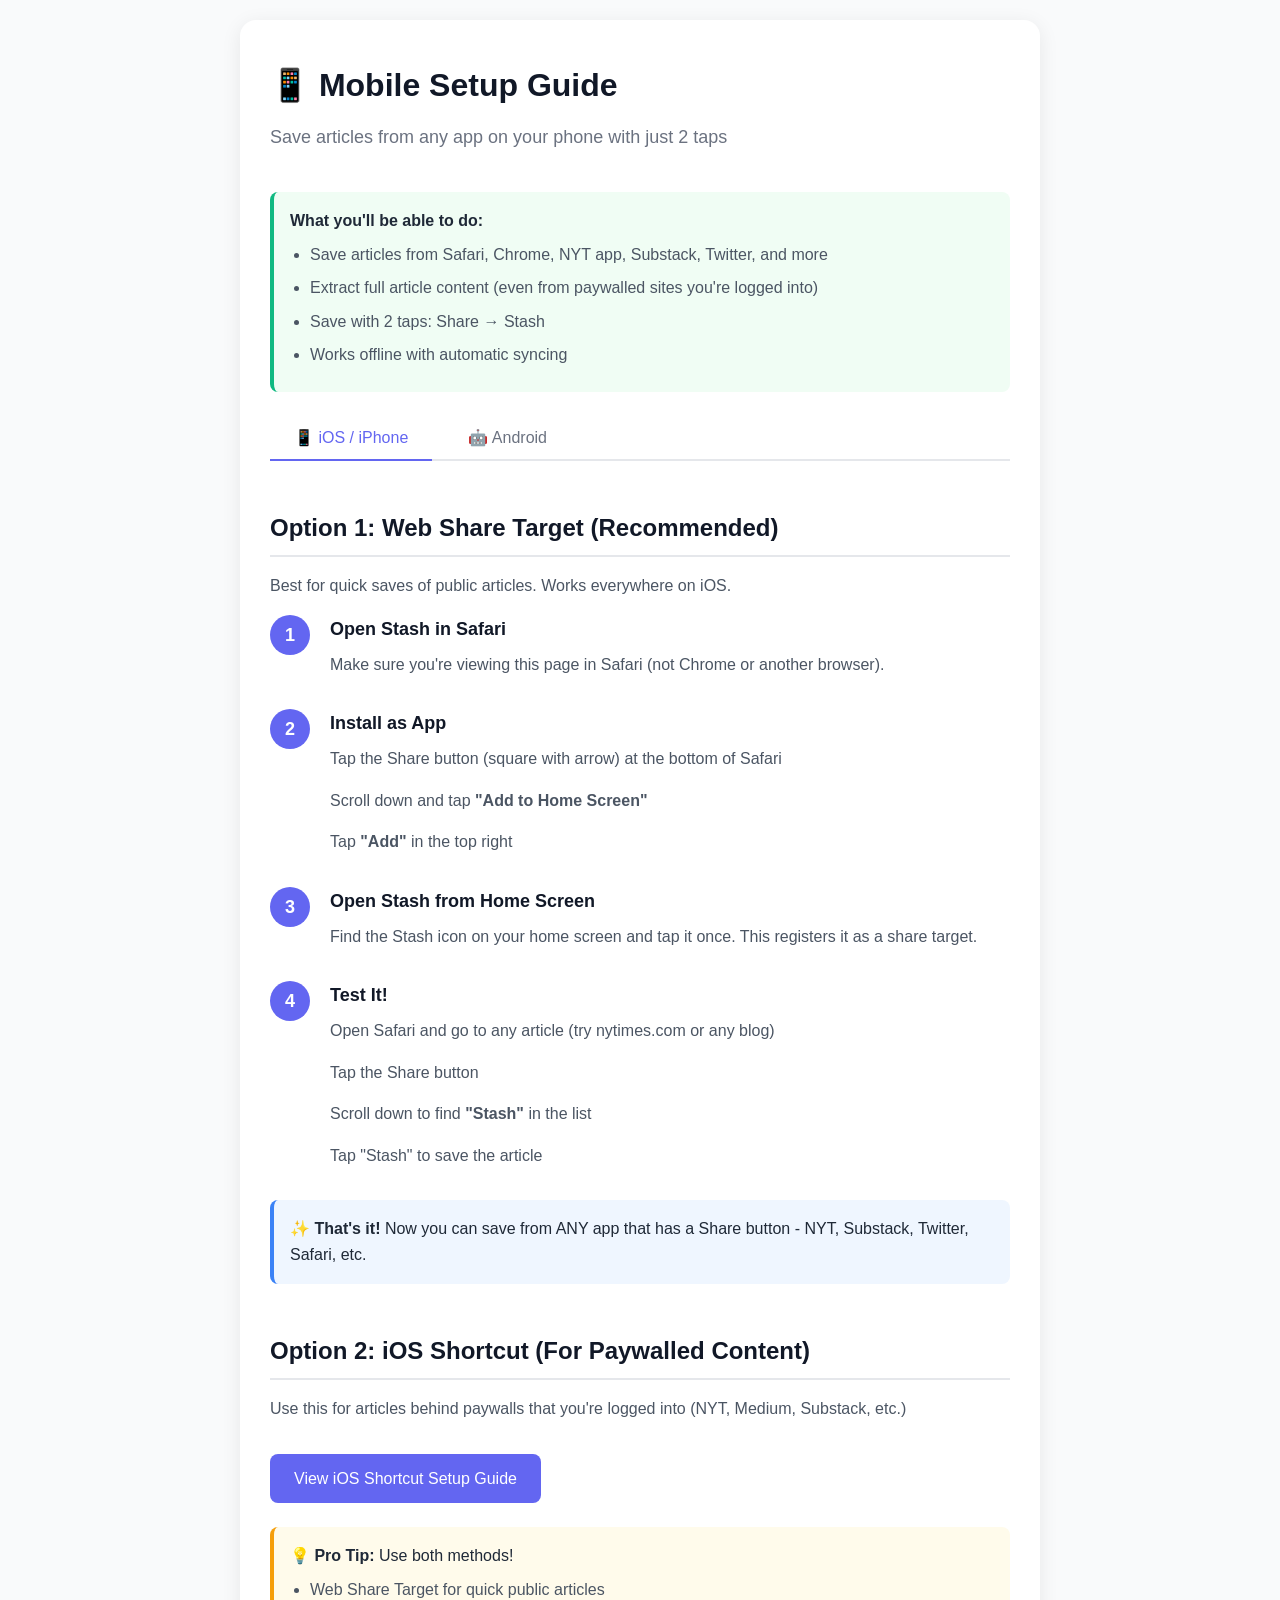
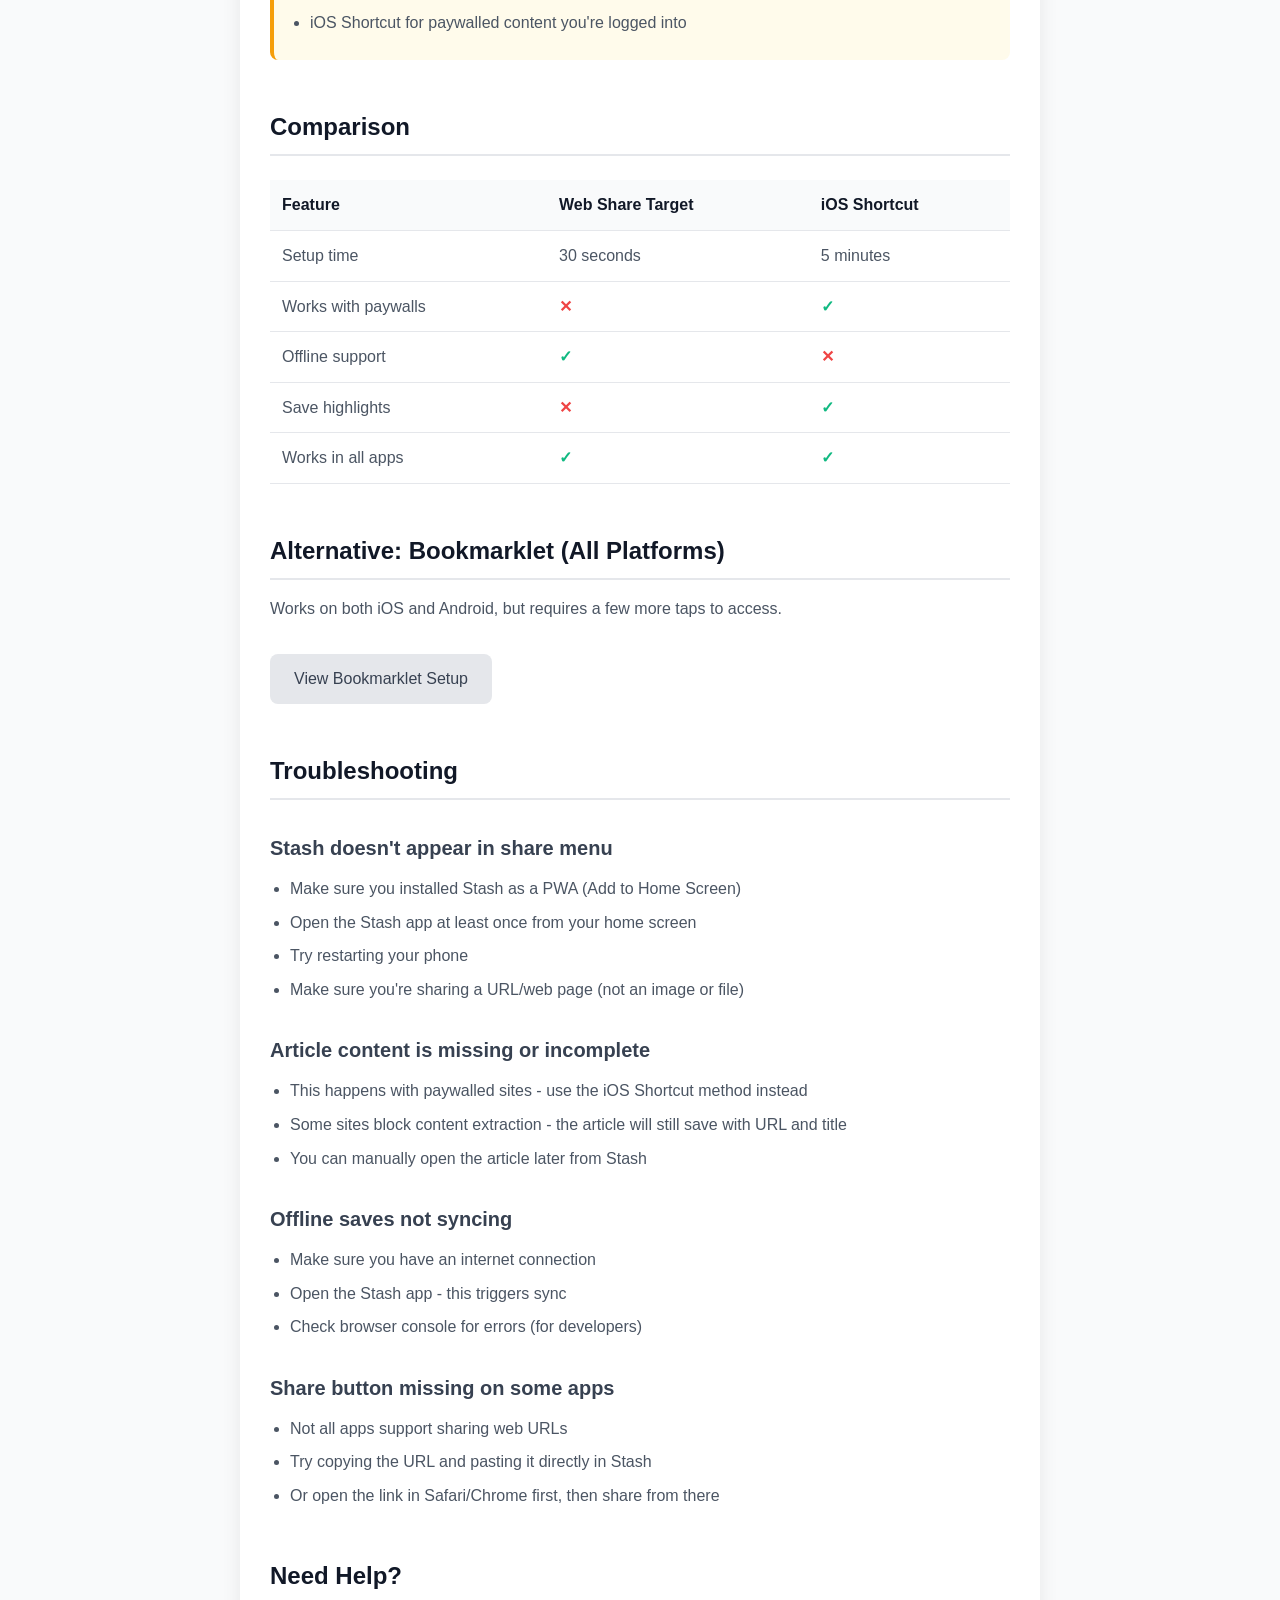
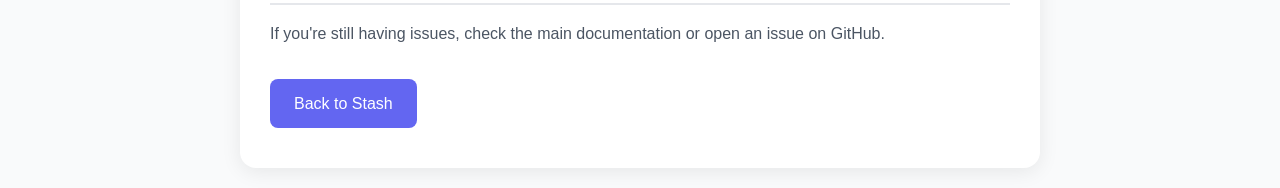
<file: web/mobile-setup.html>
<!DOCTYPE html>
<html lang="en">
<head>
  <meta charset="UTF-8">
  <meta name="viewport" content="width=device-width, initial-scale=1.0, viewport-fit=cover">
  <title>Mobile Setup - Stash</title>
  <style>
    * {
      margin: 0;
      padding: 0;
      box-sizing: border-box;
    }

    body {
      font-family: -apple-system, BlinkMacSystemFont, "Segoe UI", Roboto, "Helvetica Neue", Arial, sans-serif;
      line-height: 1.6;
      color: #1f2937;
      background: #f9fafb;
      padding: 20px;
      padding-top: max(20px, env(safe-area-inset-top));
      padding-bottom: max(20px, env(safe-area-inset-bottom));
    }

    .container {
      max-width: 800px;
      margin: 0 auto;
      background: white;
      border-radius: 16px;
      padding: 40px 30px;
      box-shadow: 0 4px 20px rgba(0, 0, 0, 0.08);
    }

    h1 {
      font-size: 32px;
      font-weight: 700;
      color: #111827;
      margin-bottom: 12px;
    }

    .subtitle {
      font-size: 18px;
      color: #6b7280;
      margin-bottom: 40px;
    }

    h2 {
      font-size: 24px;
      font-weight: 600;
      color: #111827;
      margin-top: 48px;
      margin-bottom: 16px;
      padding-bottom: 8px;
      border-bottom: 2px solid #e5e7eb;
    }

    h3 {
      font-size: 20px;
      font-weight: 600;
      color: #374151;
      margin-top: 32px;
      margin-bottom: 12px;
    }

    p {
      margin-bottom: 16px;
      color: #4b5563;
    }

    .platform-tabs {
      display: flex;
      gap: 12px;
      margin-bottom: 24px;
      border-bottom: 2px solid #e5e7eb;
    }

    .tab {
      padding: 12px 24px;
      background: transparent;
      border: none;
      font-size: 16px;
      font-weight: 500;
      color: #6b7280;
      cursor: pointer;
      border-bottom: 2px solid transparent;
      margin-bottom: -2px;
      transition: all 0.2s;
    }

    .tab.active {
      color: #6366f1;
      border-bottom-color: #6366f1;
    }

    .tab-content {
      display: none;
    }

    .tab-content.active {
      display: block;
    }

    .steps {
      counter-reset: step;
    }

    .step {
      margin-bottom: 32px;
      padding-left: 60px;
      position: relative;
    }

    .step:before {
      counter-increment: step;
      content: counter(step);
      position: absolute;
      left: 0;
      top: 0;
      width: 40px;
      height: 40px;
      background: #6366f1;
      color: white;
      border-radius: 50%;
      display: flex;
      align-items: center;
      justify-content: center;
      font-weight: 600;
      font-size: 18px;
    }

    .step-title {
      font-size: 18px;
      font-weight: 600;
      color: #111827;
      margin-bottom: 8px;
    }

    .step-content {
      color: #4b5563;
    }

    .highlight-box {
      background: #eff6ff;
      border-left: 4px solid #3b82f6;
      padding: 16px;
      margin: 24px 0;
      border-radius: 8px;
    }

    .highlight-box.success {
      background: #f0fdf4;
      border-left-color: #10b981;
    }

    .highlight-box.warning {
      background: #fffbeb;
      border-left-color: #f59e0b;
    }

    .button {
      display: inline-block;
      padding: 12px 24px;
      background: #6366f1;
      color: white;
      text-decoration: none;
      border-radius: 8px;
      font-weight: 500;
      margin-top: 16px;
      transition: background 0.2s;
    }

    .button:hover {
      background: #4f46e5;
    }

    .button.secondary {
      background: #e5e7eb;
      color: #374151;
    }

    .button.secondary:hover {
      background: #d1d5db;
    }

    code {
      background: #f3f4f6;
      padding: 2px 8px;
      border-radius: 4px;
      font-family: 'Monaco', 'Courier New', monospace;
      font-size: 14px;
      color: #dc2626;
    }

    ul {
      margin-left: 20px;
      margin-bottom: 16px;
    }

    li {
      margin-bottom: 8px;
      color: #4b5563;
    }

    .comparison-table {
      width: 100%;
      border-collapse: collapse;
      margin: 24px 0;
    }

    .comparison-table th,
    .comparison-table td {
      padding: 12px;
      text-align: left;
      border-bottom: 1px solid #e5e7eb;
    }

    .comparison-table th {
      background: #f9fafb;
      font-weight: 600;
      color: #111827;
    }

    .comparison-table td {
      color: #4b5563;
    }

    .checkmark {
      color: #10b981;
      font-weight: 600;
    }

    .xmark {
      color: #ef4444;
      font-weight: 600;
    }

    @media (max-width: 768px) {
      .container {
        padding: 24px 20px;
      }

      h1 {
        font-size: 28px;
      }

      .platform-tabs {
        overflow-x: auto;
        -webkit-overflow-scrolling: touch;
      }

      .step {
        padding-left: 50px;
      }

      .step:before {
        width: 36px;
        height: 36px;
        font-size: 16px;
      }
    }
  </style>
</head>
<body>
  <div class="container">
    <h1>📱 Mobile Setup Guide</h1>
    <p class="subtitle">Save articles from any app on your phone with just 2 taps</p>

    <div class="highlight-box success">
      <strong>What you'll be able to do:</strong>
      <ul style="margin-top: 8px; margin-bottom: 0;">
        <li>Save articles from Safari, Chrome, NYT app, Substack, Twitter, and more</li>
        <li>Extract full article content (even from paywalled sites you're logged into)</li>
        <li>Save with 2 taps: Share → Stash</li>
        <li>Works offline with automatic syncing</li>
      </ul>
    </div>

    <div class="platform-tabs">
      <button class="tab active" onclick="switchTab('ios')">📱 iOS / iPhone</button>
      <button class="tab" onclick="switchTab('android')">🤖 Android</button>
    </div>

    <!-- iOS Content -->
    <div id="ios-content" class="tab-content active">
      <h2>Option 1: Web Share Target (Recommended)</h2>
      <p>Best for quick saves of public articles. Works everywhere on iOS.</p>

      <div class="steps">
        <div class="step">
          <div class="step-title">Open Stash in Safari</div>
          <div class="step-content">
            Make sure you're viewing this page in Safari (not Chrome or another browser).
          </div>
        </div>

        <div class="step">
          <div class="step-title">Install as App</div>
          <div class="step-content">
            <p>Tap the Share button (square with arrow) at the bottom of Safari</p>
            <p>Scroll down and tap <strong>"Add to Home Screen"</strong></p>
            <p>Tap <strong>"Add"</strong> in the top right</p>
          </div>
        </div>

        <div class="step">
          <div class="step-title">Open Stash from Home Screen</div>
          <div class="step-content">
            Find the Stash icon on your home screen and tap it once. This registers it as a share target.
          </div>
        </div>

        <div class="step">
          <div class="step-title">Test It!</div>
          <div class="step-content">
            <p>Open Safari and go to any article (try nytimes.com or any blog)</p>
            <p>Tap the Share button</p>
            <p>Scroll down to find <strong>"Stash"</strong> in the list</p>
            <p>Tap "Stash" to save the article</p>
          </div>
        </div>
      </div>

      <div class="highlight-box">
        <strong>✨ That's it!</strong> Now you can save from ANY app that has a Share button - NYT, Substack, Twitter, Safari, etc.
      </div>

      <h2>Option 2: iOS Shortcut (For Paywalled Content)</h2>
      <p>Use this for articles behind paywalls that you're logged into (NYT, Medium, Substack, etc.)</p>

      <a href="../ios-shortcut/README.md" class="button">View iOS Shortcut Setup Guide</a>

      <div class="highlight-box warning" style="margin-top: 24px;">
        <strong>💡 Pro Tip:</strong> Use both methods!
        <ul style="margin-top: 8px; margin-bottom: 0;">
          <li>Web Share Target for quick public articles</li>
          <li>iOS Shortcut for paywalled content you're logged into</li>
        </ul>
      </div>

      <h2>Comparison</h2>
      <table class="comparison-table">
        <thead>
          <tr>
            <th>Feature</th>
            <th>Web Share Target</th>
            <th>iOS Shortcut</th>
          </tr>
        </thead>
        <tbody>
          <tr>
            <td>Setup time</td>
            <td>30 seconds</td>
            <td>5 minutes</td>
          </tr>
          <tr>
            <td>Works with paywalls</td>
            <td><span class="xmark">✕</span></td>
            <td><span class="checkmark">✓</span></td>
          </tr>
          <tr>
            <td>Offline support</td>
            <td><span class="checkmark">✓</span></td>
            <td><span class="xmark">✕</span></td>
          </tr>
          <tr>
            <td>Save highlights</td>
            <td><span class="xmark">✕</span></td>
            <td><span class="checkmark">✓</span></td>
          </tr>
          <tr>
            <td>Works in all apps</td>
            <td><span class="checkmark">✓</span></td>
            <td><span class="checkmark">✓</span></td>
          </tr>
        </tbody>
      </table>
    </div>

    <!-- Android Content -->
    <div id="android-content" class="tab-content">
      <h2>Web Share Target Setup</h2>
      <p>Install Stash as a PWA and it will appear in your share menu.</p>

      <div class="steps">
        <div class="step">
          <div class="step-title">Open Stash in Chrome</div>
          <div class="step-content">
            Make sure you're viewing this page in Chrome (the default Android browser).
          </div>
        </div>

        <div class="step">
          <div class="step-title">Install the App</div>
          <div class="step-content">
            <p>Tap the menu (⋮) in the top right</p>
            <p>Tap <strong>"Add to Home screen"</strong> or <strong>"Install app"</strong></p>
            <p>Tap <strong>"Install"</strong> or <strong>"Add"</strong></p>
          </div>
        </div>

        <div class="step">
          <div class="step-title">Open Stash from Home Screen</div>
          <div class="step-content">
            Find the Stash icon and tap it once. This registers it as a share target.
          </div>
        </div>

        <div class="step">
          <div class="step-title">Test It!</div>
          <div class="step-content">
            <p>Open Chrome and go to any article</p>
            <p>Tap the Share button</p>
            <p>Look for <strong>"Stash"</strong> in the share menu</p>
            <p>Tap "Stash" to save the article</p>
          </div>
        </div>
      </div>

      <div class="highlight-box success">
        <strong>✅ Done!</strong> You can now save from any Android app that has a share function.
      </div>

      <div class="highlight-box">
        <strong>Note:</strong> Android's Web Share Target works great for most public articles. For paywalled content, you may need to use the bookmarklet method (see below).
      </div>
    </div>

    <h2>Alternative: Bookmarklet (All Platforms)</h2>
    <p>Works on both iOS and Android, but requires a few more taps to access.</p>

    <a href="../bookmarklet/install.html" class="button secondary">View Bookmarklet Setup</a>

    <h2>Troubleshooting</h2>

    <h3>Stash doesn't appear in share menu</h3>
    <ul>
      <li>Make sure you installed Stash as a PWA (Add to Home Screen)</li>
      <li>Open the Stash app at least once from your home screen</li>
      <li>Try restarting your phone</li>
      <li>Make sure you're sharing a URL/web page (not an image or file)</li>
    </ul>

    <h3>Article content is missing or incomplete</h3>
    <ul>
      <li>This happens with paywalled sites - use the iOS Shortcut method instead</li>
      <li>Some sites block content extraction - the article will still save with URL and title</li>
      <li>You can manually open the article later from Stash</li>
    </ul>

    <h3>Offline saves not syncing</h3>
    <ul>
      <li>Make sure you have an internet connection</li>
      <li>Open the Stash app - this triggers sync</li>
      <li>Check browser console for errors (for developers)</li>
    </ul>

    <h3>Share button missing on some apps</h3>
    <ul>
      <li>Not all apps support sharing web URLs</li>
      <li>Try copying the URL and pasting it directly in Stash</li>
      <li>Or open the link in Safari/Chrome first, then share from there</li>
    </ul>

    <h2>Need Help?</h2>
    <p>If you're still having issues, check the main documentation or open an issue on GitHub.</p>

    <a href="/" class="button">Back to Stash</a>
  </div>

  <script>
    function switchTab(platform) {
      // Remove active class from all tabs and content
      document.querySelectorAll('.tab').forEach(tab => {
        tab.classList.remove('active');
      });
      document.querySelectorAll('.tab-content').forEach(content => {
        content.classList.remove('active');
      });

      // Add active class to selected tab and content
      event.target.classList.add('active');
      document.getElementById(platform + '-content').classList.add('active');
    }

    // Detect platform and auto-switch
    window.addEventListener('DOMContentLoaded', () => {
      const isIOS = /iPad|iPhone|iPod/.test(navigator.userAgent);
      const isAndroid = /Android/.test(navigator.userAgent);

      if (isAndroid) {
        switchTab('android');
        document.querySelector('.tab[onclick*="android"]').click();
      }
    });
  </script>
</body>
</html>
</file>
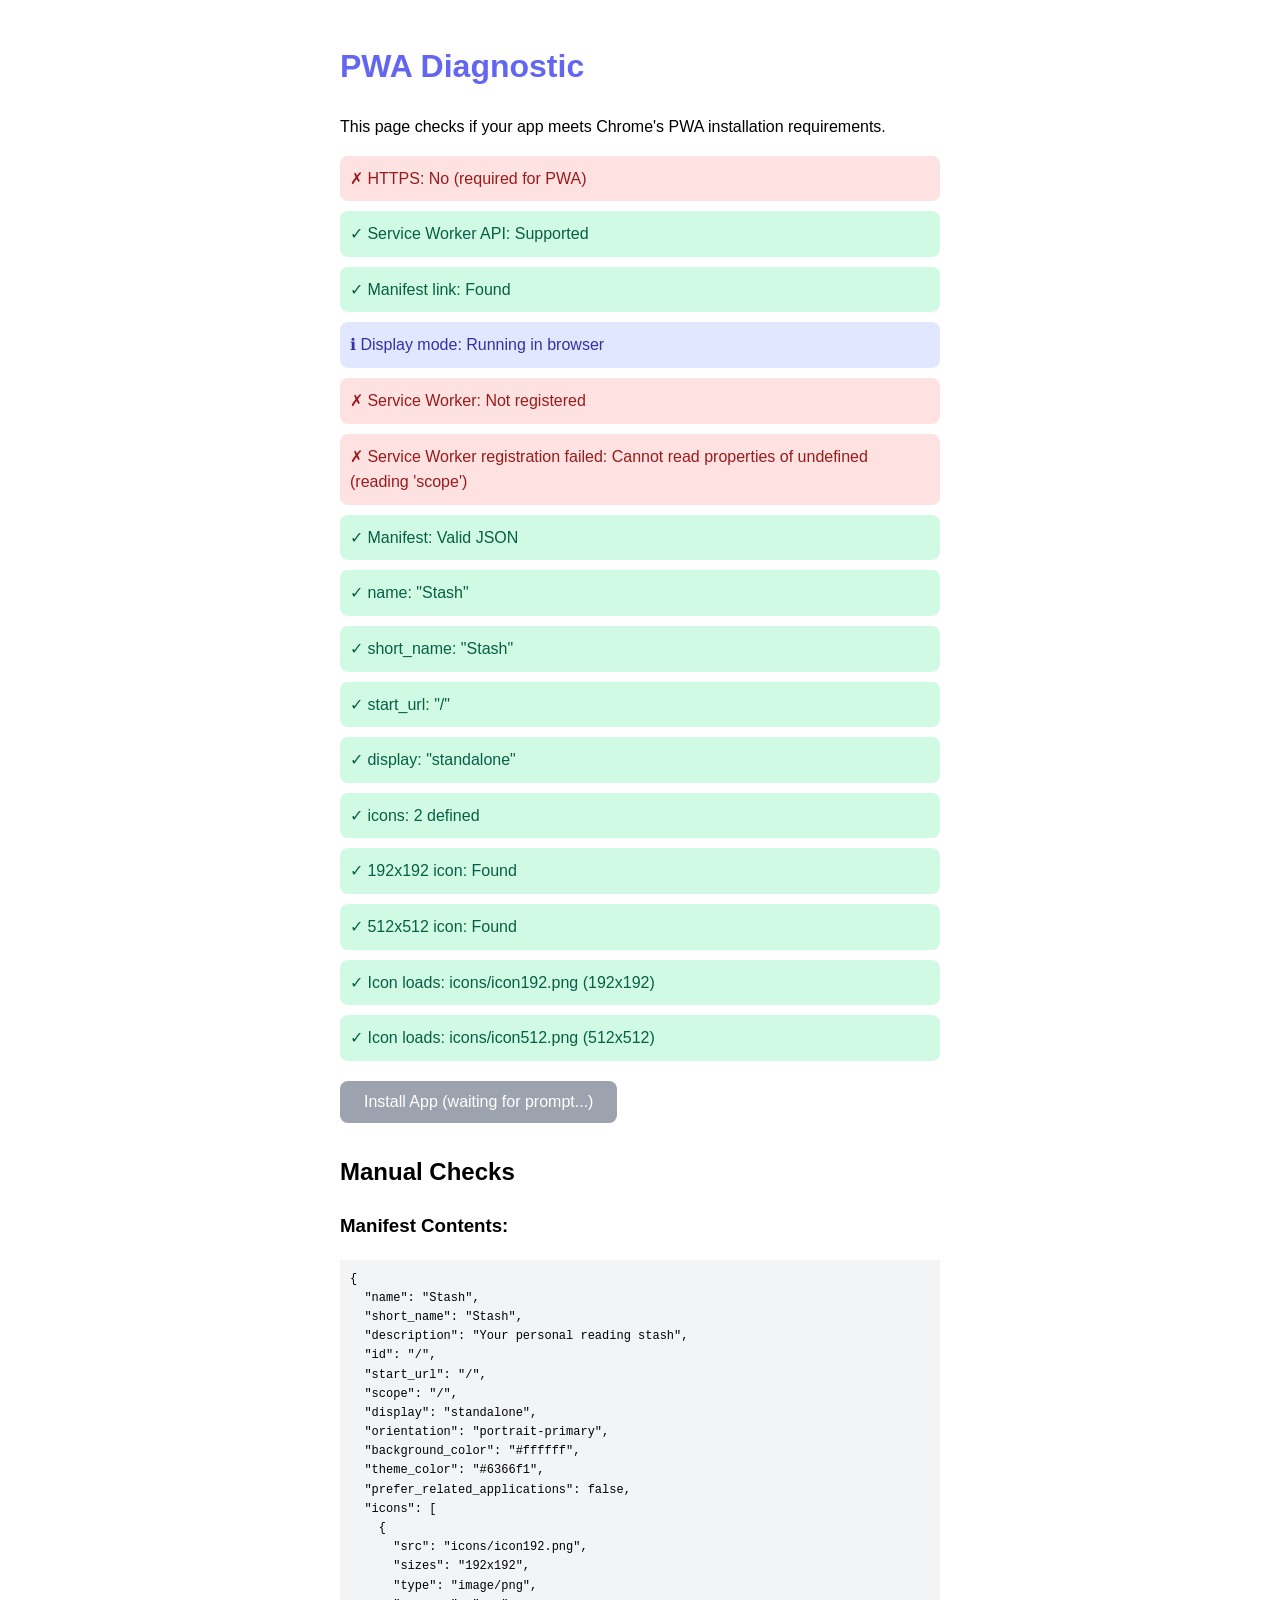
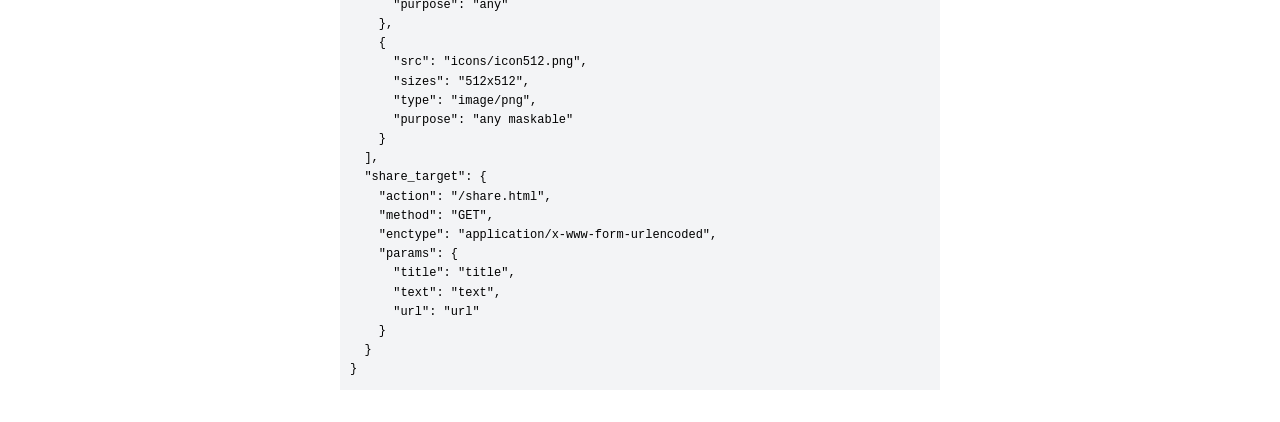
<file: web/pwa-check.html>
<!DOCTYPE html>
<html lang="en">
<head>
  <meta charset="UTF-8">
  <meta name="viewport" content="width=device-width, initial-scale=1.0">
  <title>PWA Diagnostic</title>
  <link rel="manifest" href="manifest.json">
  <style>
    body {
      font-family: -apple-system, BlinkMacSystemFont, sans-serif;
      padding: 20px;
      max-width: 600px;
      margin: 0 auto;
      line-height: 1.6;
    }
    h1 { color: #6366f1; }
    .check { margin: 10px 0; padding: 10px; border-radius: 8px; }
    .pass { background: #d1fae5; color: #065f46; }
    .fail { background: #fee2e2; color: #991b1b; }
    .warn { background: #fef3c7; color: #92400e; }
    .info { background: #e0e7ff; color: #3730a3; }
    pre { background: #f3f4f6; padding: 10px; overflow-x: auto; font-size: 12px; }
    button {
      background: #6366f1; color: white; border: none;
      padding: 12px 24px; border-radius: 8px; font-size: 16px;
      margin: 10px 0; cursor: pointer;
    }
    button:disabled { background: #9ca3af; }
  </style>
</head>
<body>
  <h1>PWA Diagnostic</h1>
  <p>This page checks if your app meets Chrome's PWA installation requirements.</p>

  <div id="results"></div>

  <button id="installBtn" disabled>Install App (waiting for prompt...)</button>

  <h2>Manual Checks</h2>
  <div id="manual"></div>

  <script>
    const results = document.getElementById('results');
    const manual = document.getElementById('manual');
    const installBtn = document.getElementById('installBtn');
    let deferredPrompt = null;

    function addResult(text, status) {
      const div = document.createElement('div');
      div.className = `check ${status}`;
      div.innerHTML = text;
      results.appendChild(div);
    }

    // Check HTTPS
    if (location.protocol === 'https:') {
      addResult('✓ HTTPS: Yes', 'pass');
    } else {
      addResult('✗ HTTPS: No (required for PWA)', 'fail');
    }

    // Check Service Worker
    if ('serviceWorker' in navigator) {
      addResult('✓ Service Worker API: Supported', 'pass');

      navigator.serviceWorker.getRegistration().then(reg => {
        if (reg) {
          addResult(`✓ Service Worker: Registered (scope: ${reg.scope})`, 'pass');
        } else {
          addResult('✗ Service Worker: Not registered', 'fail');
          // Try to register it
          navigator.serviceWorker.register('/sw.js')
            .then(r => addResult(`✓ Service Worker: Just registered! (scope: ${r.scope})`, 'pass'))
            .catch(e => addResult(`✗ Service Worker registration failed: ${e.message}`, 'fail'));
        }
      });
    } else {
      addResult('✗ Service Worker API: Not supported', 'fail');
    }

    // Check Manifest
    const manifestLink = document.querySelector('link[rel="manifest"]');
    if (manifestLink) {
      addResult('✓ Manifest link: Found', 'pass');

      fetch(manifestLink.href)
        .then(r => {
          if (!r.ok) throw new Error(`HTTP ${r.status}`);
          return r.json();
        })
        .then(manifest => {
          addResult('✓ Manifest: Valid JSON', 'pass');

          // Check required fields
          if (manifest.name) addResult(`✓ name: "${manifest.name}"`, 'pass');
          else addResult('✗ name: Missing', 'fail');

          if (manifest.short_name) addResult(`✓ short_name: "${manifest.short_name}"`, 'pass');
          else addResult('⚠ short_name: Missing (recommended)', 'warn');

          if (manifest.start_url) addResult(`✓ start_url: "${manifest.start_url}"`, 'pass');
          else addResult('✗ start_url: Missing', 'fail');

          if (manifest.display === 'standalone' || manifest.display === 'fullscreen') {
            addResult(`✓ display: "${manifest.display}"`, 'pass');
          } else {
            addResult(`✗ display: "${manifest.display || 'missing'}" (need "standalone" or "fullscreen")`, 'fail');
          }

          if (manifest.icons && manifest.icons.length > 0) {
            addResult(`✓ icons: ${manifest.icons.length} defined`, 'pass');

            // Check for 192 and 512
            const has192 = manifest.icons.some(i => i.sizes && i.sizes.includes('192'));
            const has512 = manifest.icons.some(i => i.sizes && i.sizes.includes('512'));

            if (has192) addResult('✓ 192x192 icon: Found', 'pass');
            else addResult('✗ 192x192 icon: Missing (required)', 'fail');

            if (has512) addResult('✓ 512x512 icon: Found', 'pass');
            else addResult('✗ 512x512 icon: Missing (required)', 'fail');

            // Check if icons actually load
            manifest.icons.forEach(icon => {
              const img = new Image();
              img.onload = () => addResult(`✓ Icon loads: ${icon.src} (${img.width}x${img.height})`, 'pass');
              img.onerror = () => addResult(`✗ Icon failed to load: ${icon.src}`, 'fail');
              img.src = new URL(icon.src, manifestLink.href).href;
            });
          } else {
            addResult('✗ icons: Missing', 'fail');
          }

          // Show full manifest
          manual.innerHTML += `<h3>Manifest Contents:</h3><pre>${JSON.stringify(manifest, null, 2)}</pre>`;
        })
        .catch(e => {
          addResult(`✗ Manifest error: ${e.message}`, 'fail');
        });
    } else {
      addResult('✗ Manifest link: Not found', 'fail');
    }

    // Check display mode
    if (window.matchMedia('(display-mode: standalone)').matches) {
      addResult('ℹ Display mode: Running as installed PWA', 'info');
    } else {
      addResult('ℹ Display mode: Running in browser', 'info');
    }

    // Listen for install prompt
    window.addEventListener('beforeinstallprompt', (e) => {
      e.preventDefault();
      deferredPrompt = e;
      addResult('✓ beforeinstallprompt: FIRED! App is installable!', 'pass');
      installBtn.disabled = false;
      installBtn.textContent = 'Install App';
    });

    installBtn.addEventListener('click', async () => {
      if (deferredPrompt) {
        deferredPrompt.prompt();
        const { outcome } = await deferredPrompt.userChoice;
        addResult(`ℹ Install outcome: ${outcome}`, 'info');
        deferredPrompt = null;
        installBtn.disabled = true;
      }
    });

    window.addEventListener('appinstalled', () => {
      addResult('✓ App installed successfully!', 'pass');
    });

    // Timeout message
    setTimeout(() => {
      if (!deferredPrompt) {
        addResult('⚠ beforeinstallprompt: Not fired after 5 seconds. Chrome may not consider this installable, or app may already be installed.', 'warn');
      }
    }, 5000);
  </script>
</body>
</html>
</file>
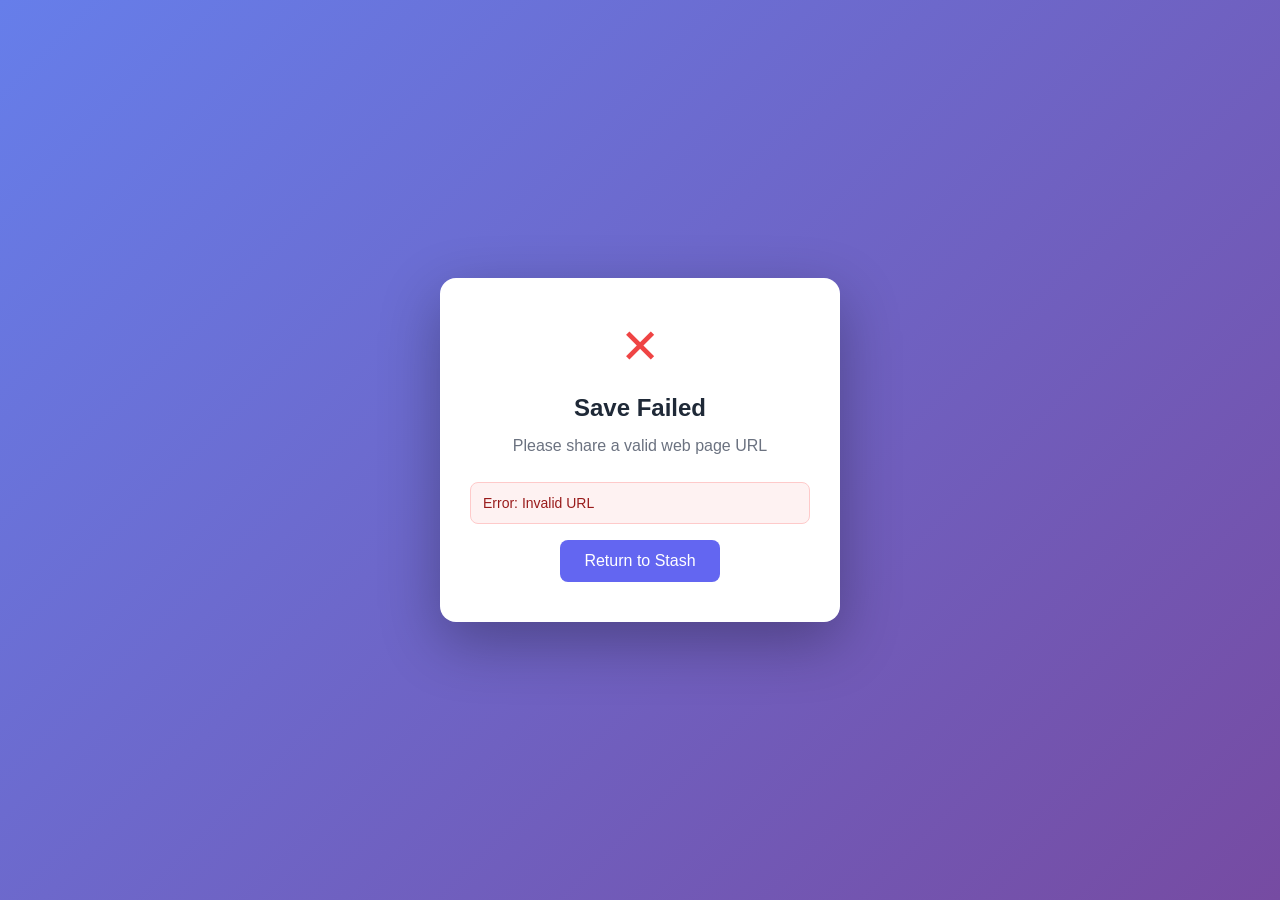
<file: web/share.html>
<!DOCTYPE html>
<html lang="en">
<head>
  <meta charset="UTF-8">
  <meta name="viewport" content="width=device-width, initial-scale=1.0, viewport-fit=cover">
  <title>Saving to Stash...</title>
  <style>
    * {
      margin: 0;
      padding: 0;
      box-sizing: border-box;
    }

    body {
      font-family: -apple-system, BlinkMacSystemFont, "Segoe UI", Roboto, "Helvetica Neue", Arial, sans-serif;
      background: linear-gradient(135deg, #667eea 0%, #764ba2 100%);
      min-height: 100vh;
      display: flex;
      align-items: center;
      justify-content: center;
      padding: 20px;
      padding-top: env(safe-area-inset-top);
      padding-bottom: env(safe-area-inset-bottom);
    }

    .container {
      background: white;
      border-radius: 16px;
      padding: 40px 30px;
      box-shadow: 0 20px 60px rgba(0, 0, 0, 0.3);
      max-width: 400px;
      width: 100%;
      text-align: center;
    }

    .icon {
      font-size: 64px;
      margin-bottom: 20px;
      animation: pulse 1.5s ease-in-out infinite;
    }

    @keyframes pulse {
      0%, 100% { transform: scale(1); }
      50% { transform: scale(1.1); }
    }

    h1 {
      color: #1f2937;
      font-size: 24px;
      margin-bottom: 12px;
    }

    .message {
      color: #6b7280;
      font-size: 16px;
      margin-bottom: 24px;
      line-height: 1.5;
    }

    .url-preview {
      background: #f3f4f6;
      padding: 12px;
      border-radius: 8px;
      font-size: 14px;
      color: #4b5563;
      word-break: break-all;
      margin-bottom: 24px;
      text-align: left;
    }

    .spinner {
      border: 4px solid #e5e7eb;
      border-top: 4px solid #6366f1;
      border-radius: 50%;
      width: 50px;
      height: 50px;
      animation: spin 1s linear infinite;
      margin: 0 auto 20px;
    }

    @keyframes spin {
      0% { transform: rotate(0deg); }
      100% { transform: rotate(360deg); }
    }

    .success {
      color: #10b981;
      font-size: 48px;
    }

    .error {
      color: #ef4444;
      font-size: 48px;
    }

    .button {
      display: inline-block;
      padding: 12px 24px;
      background: #6366f1;
      color: white;
      text-decoration: none;
      border-radius: 8px;
      font-weight: 500;
      margin-top: 16px;
      transition: background 0.2s;
    }

    .button:hover {
      background: #4f46e5;
    }

    .error-details {
      background: #fef2f2;
      border: 1px solid #fecaca;
      border-radius: 8px;
      padding: 12px;
      margin-top: 16px;
      font-size: 14px;
      color: #991b1b;
      text-align: left;
    }

    .hidden {
      display: none;
    }
  </style>
</head>
<body>
  <div class="container">
    <div id="loading-state">
      <div class="spinner"></div>
      <h1>Saving to Stash...</h1>
      <p class="message">Extracting article content and saving to your library</p>
      <div id="url-preview" class="url-preview hidden"></div>
    </div>

    <div id="success-state" class="hidden">
      <div class="icon success">✓</div>
      <h1>Saved Successfully!</h1>
      <p class="message">Article has been added to your Stash</p>
      <a href="/" class="button">View in Stash</a>
    </div>

    <div id="error-state" class="hidden">
      <div class="icon error">✕</div>
      <h1>Save Failed</h1>
      <p class="message" id="error-message">Something went wrong while saving</p>
      <div id="error-details" class="error-details hidden"></div>
      <a href="/" class="button">Return to Stash</a>
    </div>
  </div>

  <script src="config.js"></script>
  <script src="share.js"></script>
</body>
</html>
</file>
